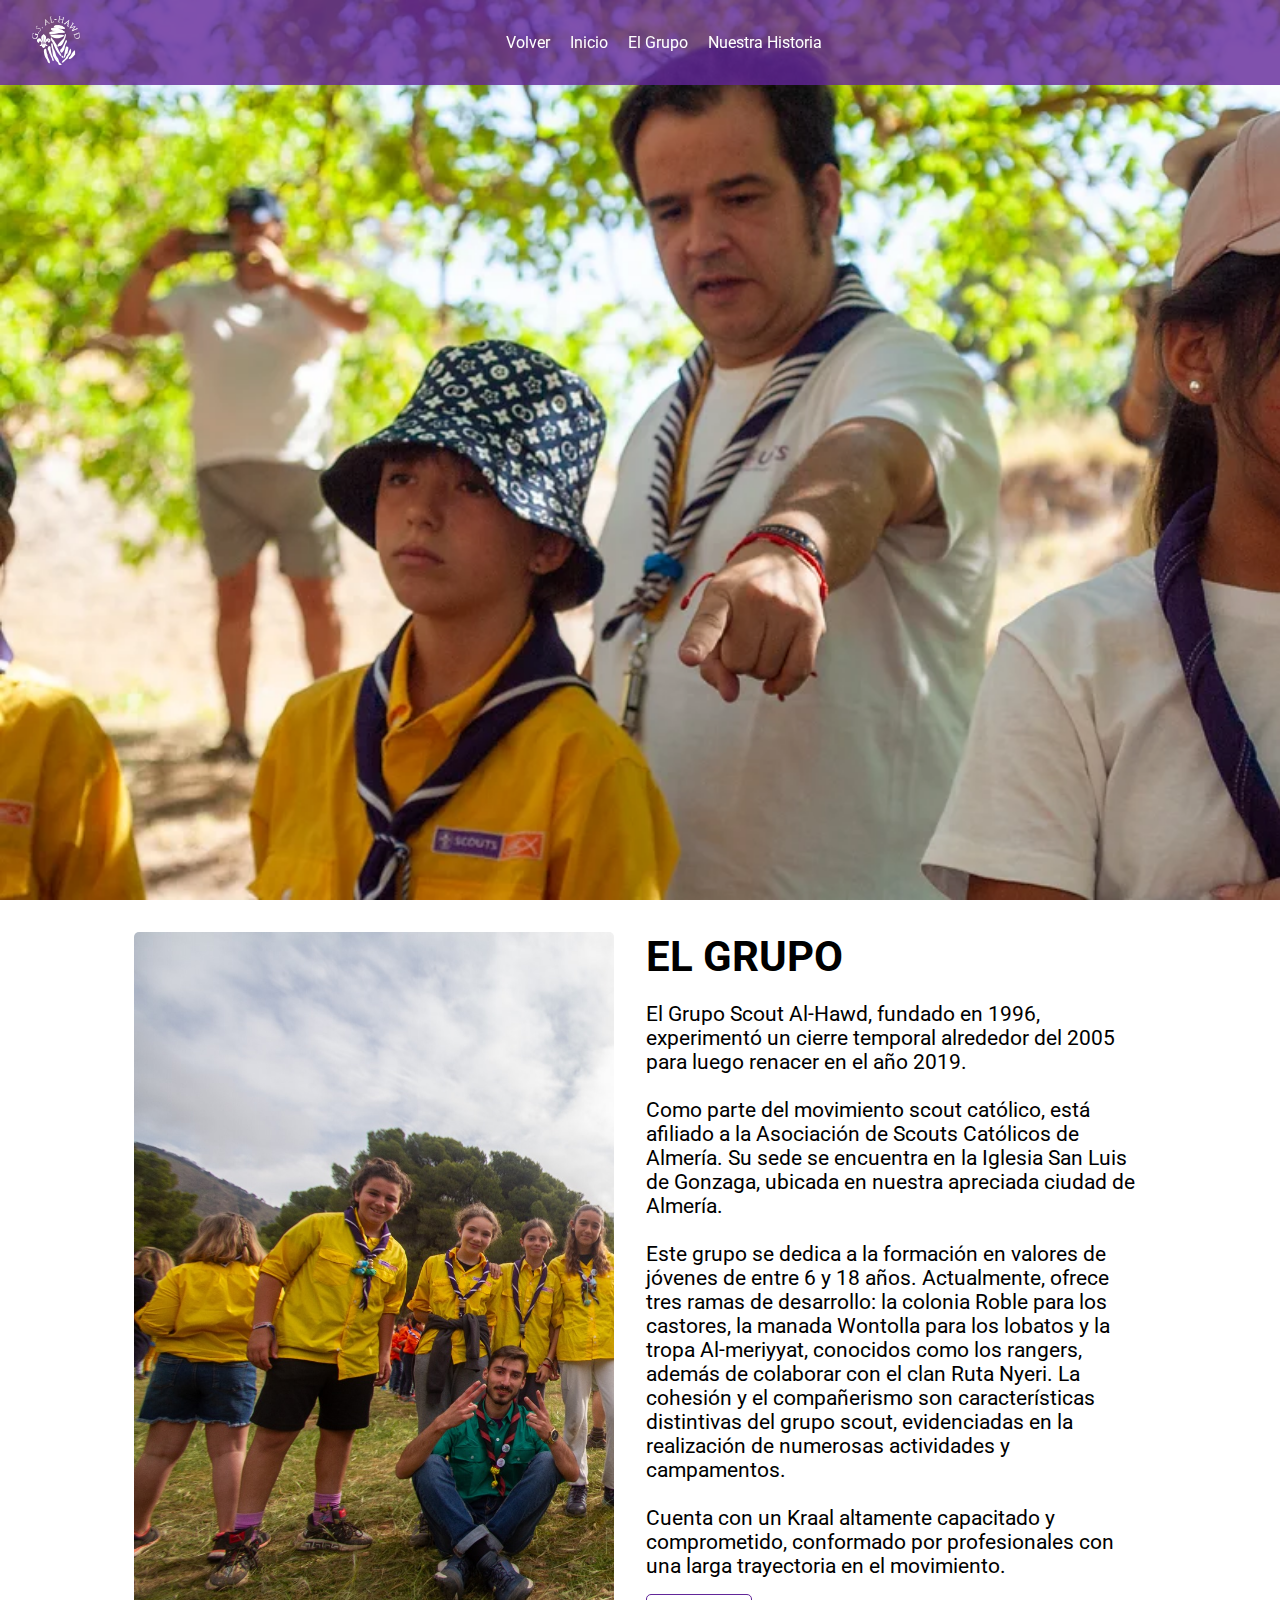
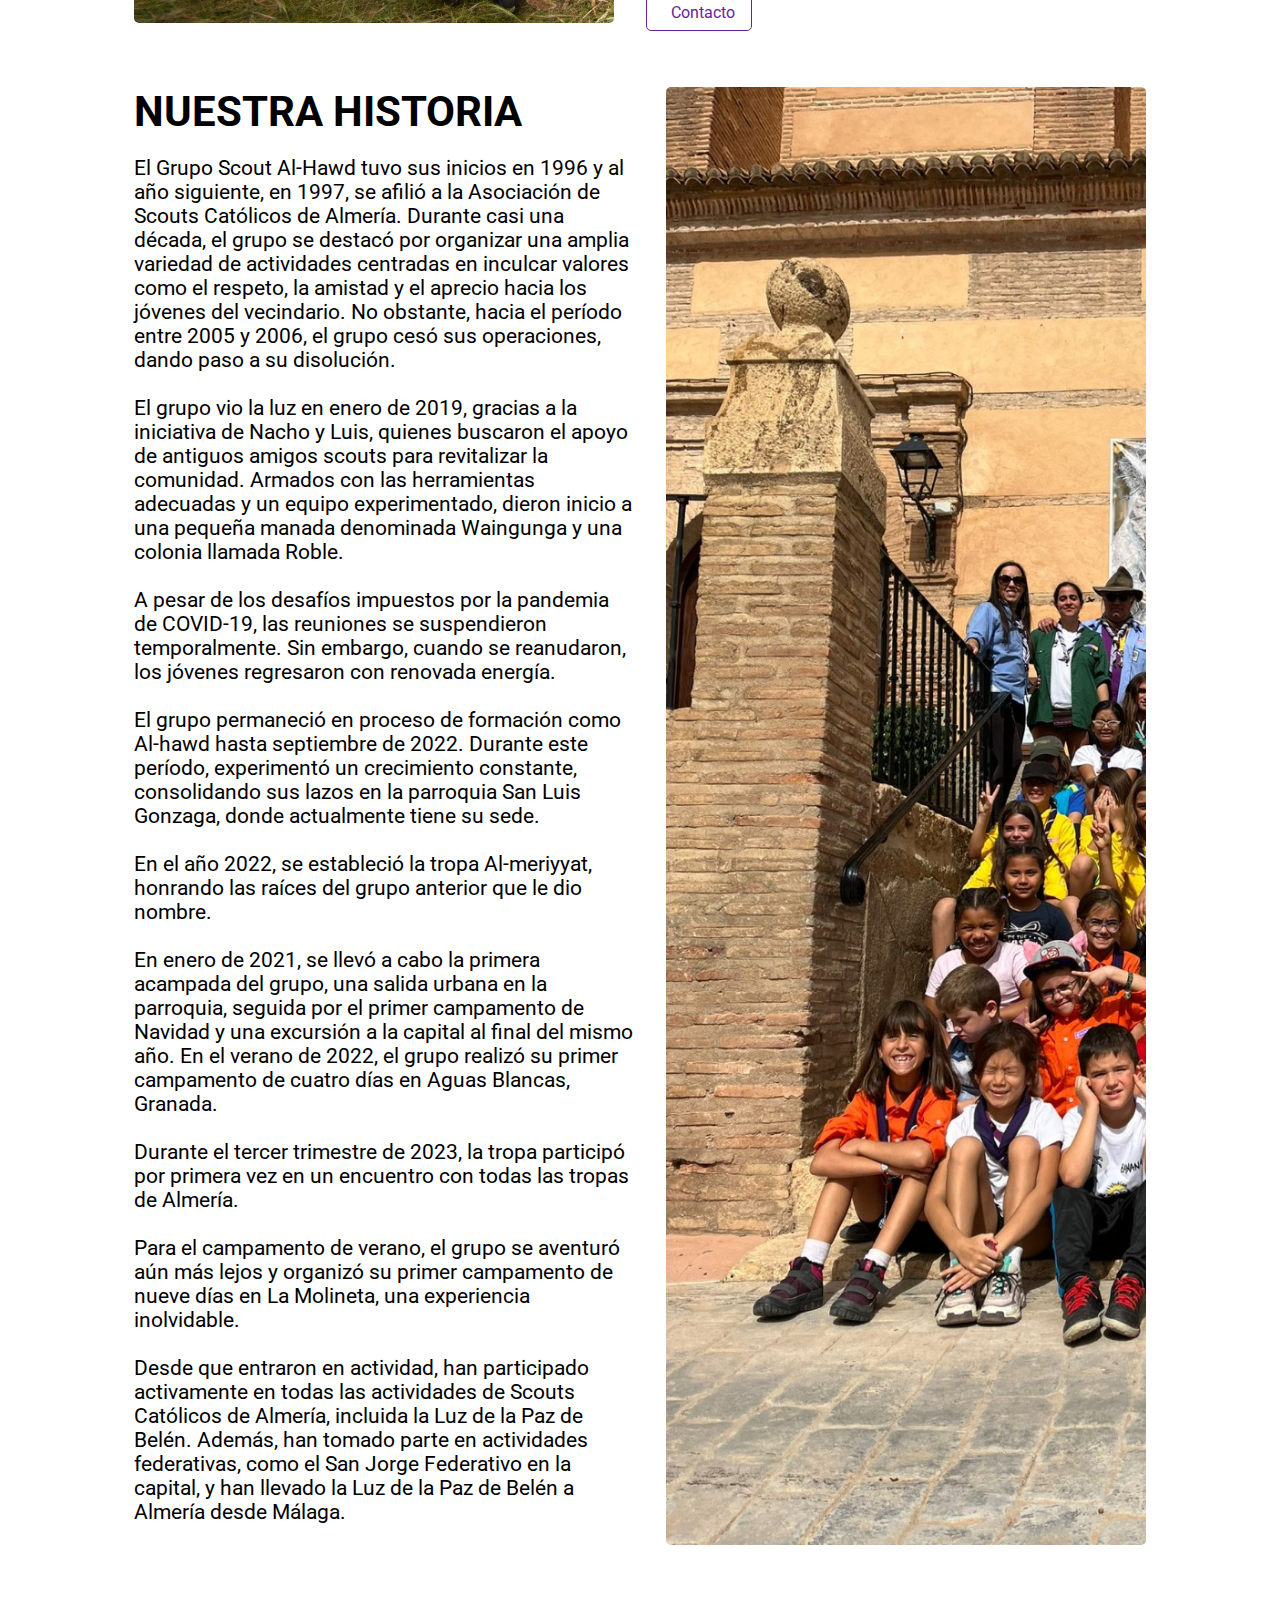
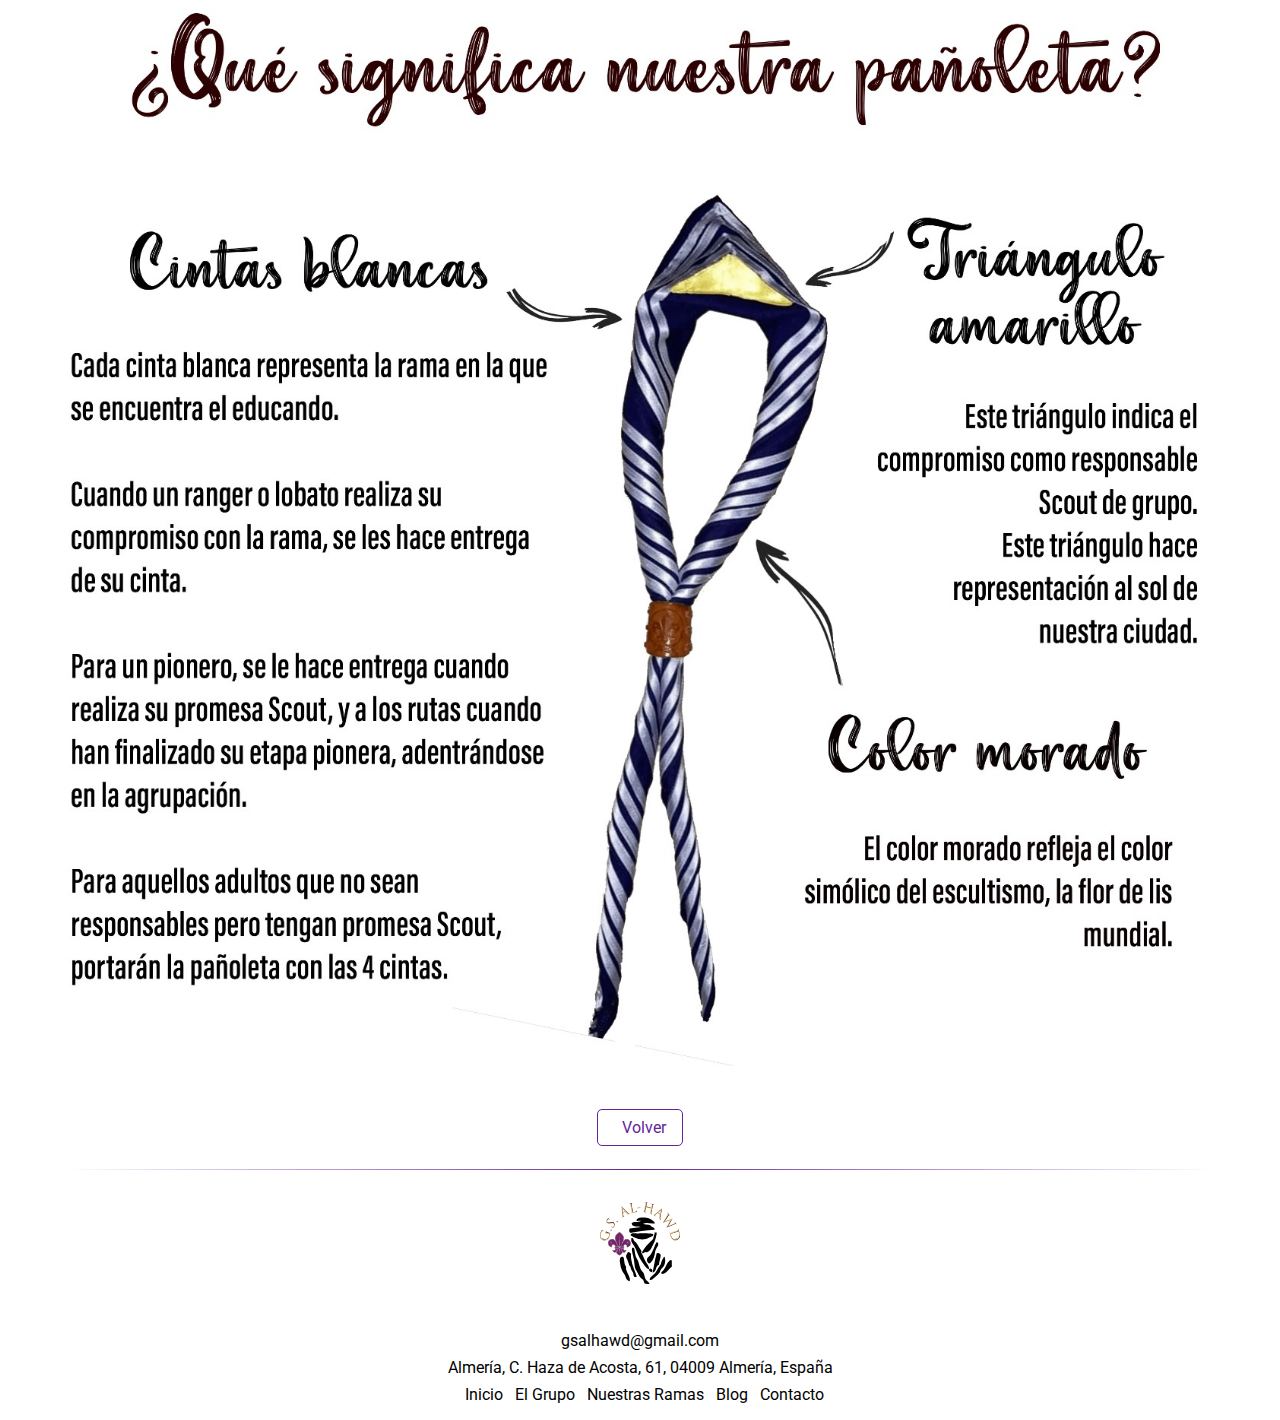
<file: about/index.html>
<!--   
GSA WEB Proyect -- v2.0 
Author: Carlos Padilla (cpadlab) -- https://github.com/cpadlab
Proyect: https://github.com/gsalhawd/gsalhawd.github.io
-->
<!doctypehtml><html lang=en><meta charset=UTF-8><meta content="width=device-width,initial-scale=1"name=viewport><title>Sobre Nosotros - Grupo Scout Al-Hawd</title><link href=../include/styles/common/main.css rel=stylesheet><link href=../include/styles/common/navbar.css rel=stylesheet><link href=../include/styles/common/post.css rel=stylesheet><link href=../include/styles/common/footer.css rel=stylesheet><link href=https://cdnjs.cloudflare.com/ajax/libs/font-awesome/6.5.2/css/all.min.css rel=stylesheet crossorigin=anonymous integrity="sha512-SnH5WK+bZxgPHs44uWIX+LLJAJ9/2PkPKZ5QiAj6Ta86w+fsb2TkcmfRyVX3pBnMFcV7oQPJkl9QevSCWr3W6A=="referrerpolicy=no-referrer><link href=../include/styles/pages/about.css rel=stylesheet><meta content="BLOG - Grupo Scout Al-Hawd - MSC Almería"name=description><meta content="blog, gs, almería, scouts, grupo scout, g.s., al-hawd, msc, sca, grupo scout al-hawd"name=keywords><meta content="noindex, nofollow"name=robots><meta content="G.S. Al-Hawd"property=og:title><meta content="Grupo Scout Al-Hawd - MSC Almería"property=og:description><meta content=""property=og:image><meta content="BLOG - Grupo Scout Al-Hawd"name=twitter:title><meta content="BLOG - Grupo Scout Al-Hawd - MSC Almería"name=twitter:description><meta content=""name=twitter:image><link href=../include/assets/logo-light.svg rel=icon><header><nav id=hn-left><img src=../include/assets/logo-light.svg alt="Logo Color Blanco Grupo Scout Al-Hawd"></nav><nav id=hn-middle><a href=../ ><i class="fa-solid fa-arrow-left"></i> Volver</a> <a href=#home>Inicio</a> <a href=#about>El Grupo</a> <a href=#history>Nuestra Historia</a></nav><nav id=hn-right><button id=hnr-toggle><i class="fa-solid fa-bars"></i></button></nav></header><div class=hidden-header id=hidden-header><button id=hh-toggle-close><i class="fa-solid fa-xmark"></i></button><div class=hh-logo><img src=../include/assets/logo.svg alt="Logo Grupo Scout Al-Hawd"></div><nav id=hh-middle-nav><a href=../ id=hhm-inicio>Inicio</a> <a href=# id=hhm-el-grupo>El Grupo</a> <a href=../nuestras-ramas/ id=hhm-nuestras-ramas>Nuestras Ramas</a> <a href=../blog/ id=hhm-blog>Blog</a> <a href=../contact/ id=hhm-contacto>Contact</a></nav><nav id=hh-bottom-nav><div><a href=tel: id=hhbn-phone target=_blank><i class="fa-solid fa-phone"></i></a> <a href=""id=hhbn-instagram target=_blank><i class="fa-brands fa-instagram"></i></a> <a href=""id=hhbn-facebook target=_blank><i class="fa-brands fa-facebook"></i></a></div><a href=mailto: id=hhbn-mail target=_blank></a></nav></div><section id=home></section><section id=about><div class=a-content><div class=ac-left></div><div class=ac-right><h1>El Grupo</h1><p id=abr-history></p><a href=../contact/ ><i class="fa-solid fa-phone"></i> <span>Contacto</span></a></div></div></section><section id=history><div class=h-content><div class=hc-left><h1>Nuestra Historia</h1><p id=hcl-history></div><div class=hc-right></div></div></section><section id=pañoleta><img src=../include/assets/images/asset-11.jpg alt="Pañoleta del Grupo Scout Al-Hawd"></section><div id=return-home-btn><a href=../ ><i class="fa-solid fa-arrow-left-long"></i> <span>Volver</span></a></div><div class=litle-separator></div><footer><nav id=fn-top><img src=../include/assets/logo.svg></nav><nav id=fn-middle><div><a href=tel: id=fnm-phone target=_blank><i class="fa-solid fa-phone"></i></a> <a href=""id=fnm-instagram target=_blank><i class="fa-brands fa-instagram"></i></a> <a href=""id=fnm-facebook target=_blank><i class="fa-brands fa-facebook"></i></a></div><a href=mailto: id=fnm-mail target=_blank></a></nav><span id=fnm-location></span><nav id=fn-bottom><a href=../ id=hhm-inicio>Inicio</a> <a href=# id=hhm-el-grupo>El Grupo</a> <a href=../nuestras-ramas id=hhm-nuestras-ramas>Nuestras Ramas</a> <a href=../blog/ id=hhm-contacto>Blog</a> <a href=../contact id=hhm-contacto>Contacto</a></nav></footer><script src=../include/lib/jquery-3.7.1.min.js></script><script src=../include/scripts/common/navbar.js></script><script src=../include/scripts/pages/about.js></script>
</file>
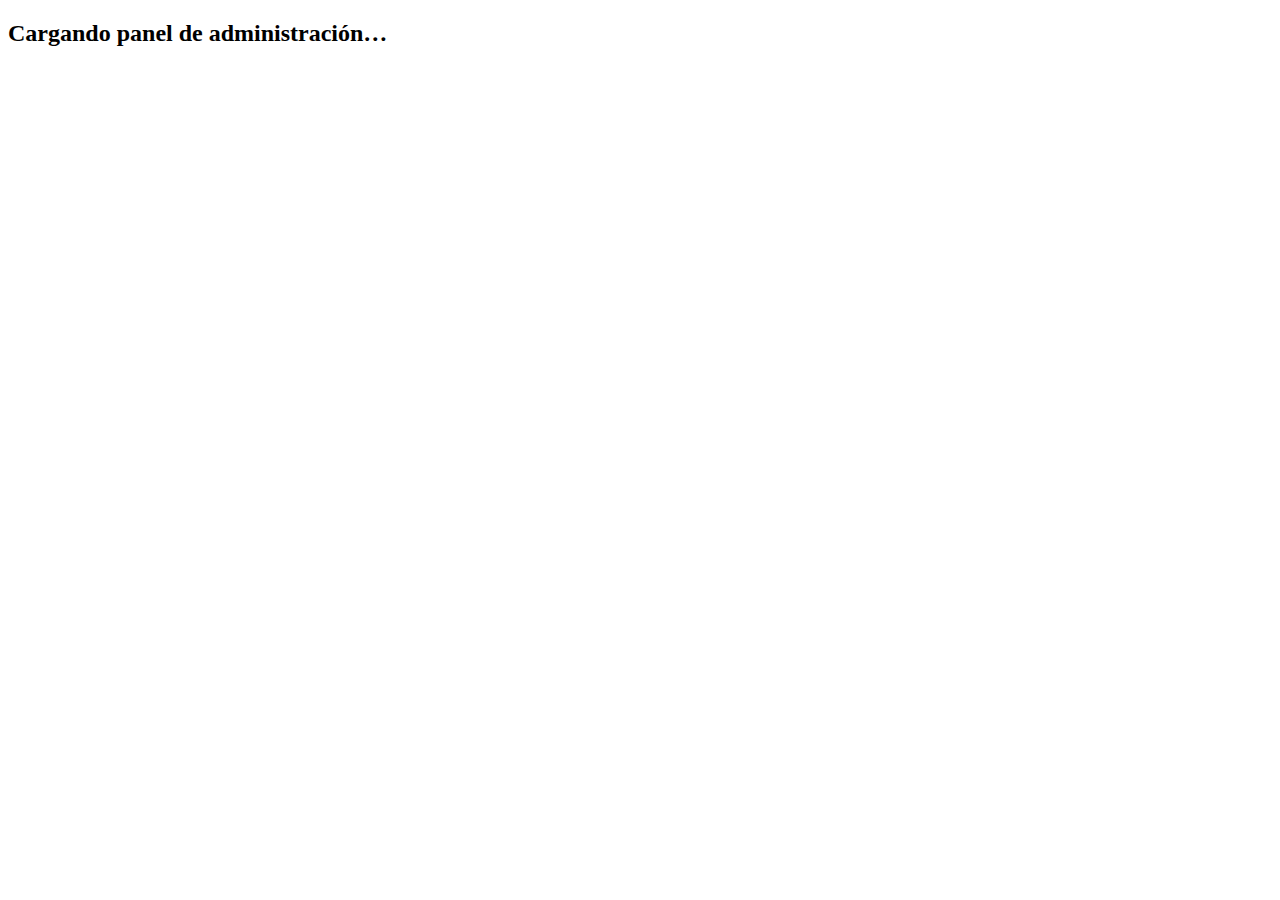
<file: admin/index.html>
<!doctype html>
<html lang="es">
<head>
  <meta charset="utf-8">
  <title>Panel de administración</title>
  <meta name="viewport" content="width=device-width, initial-scale=1">
  <!-- Carga del CMS -->
  <script>https://cdn.jsdelivr.net/npm/decap-cms@3.0.0/dist/decap-cms.js</script>
</head>
<body>
  <h2>Cargando panel de administración…</h2>
</body>
</html>
</file>
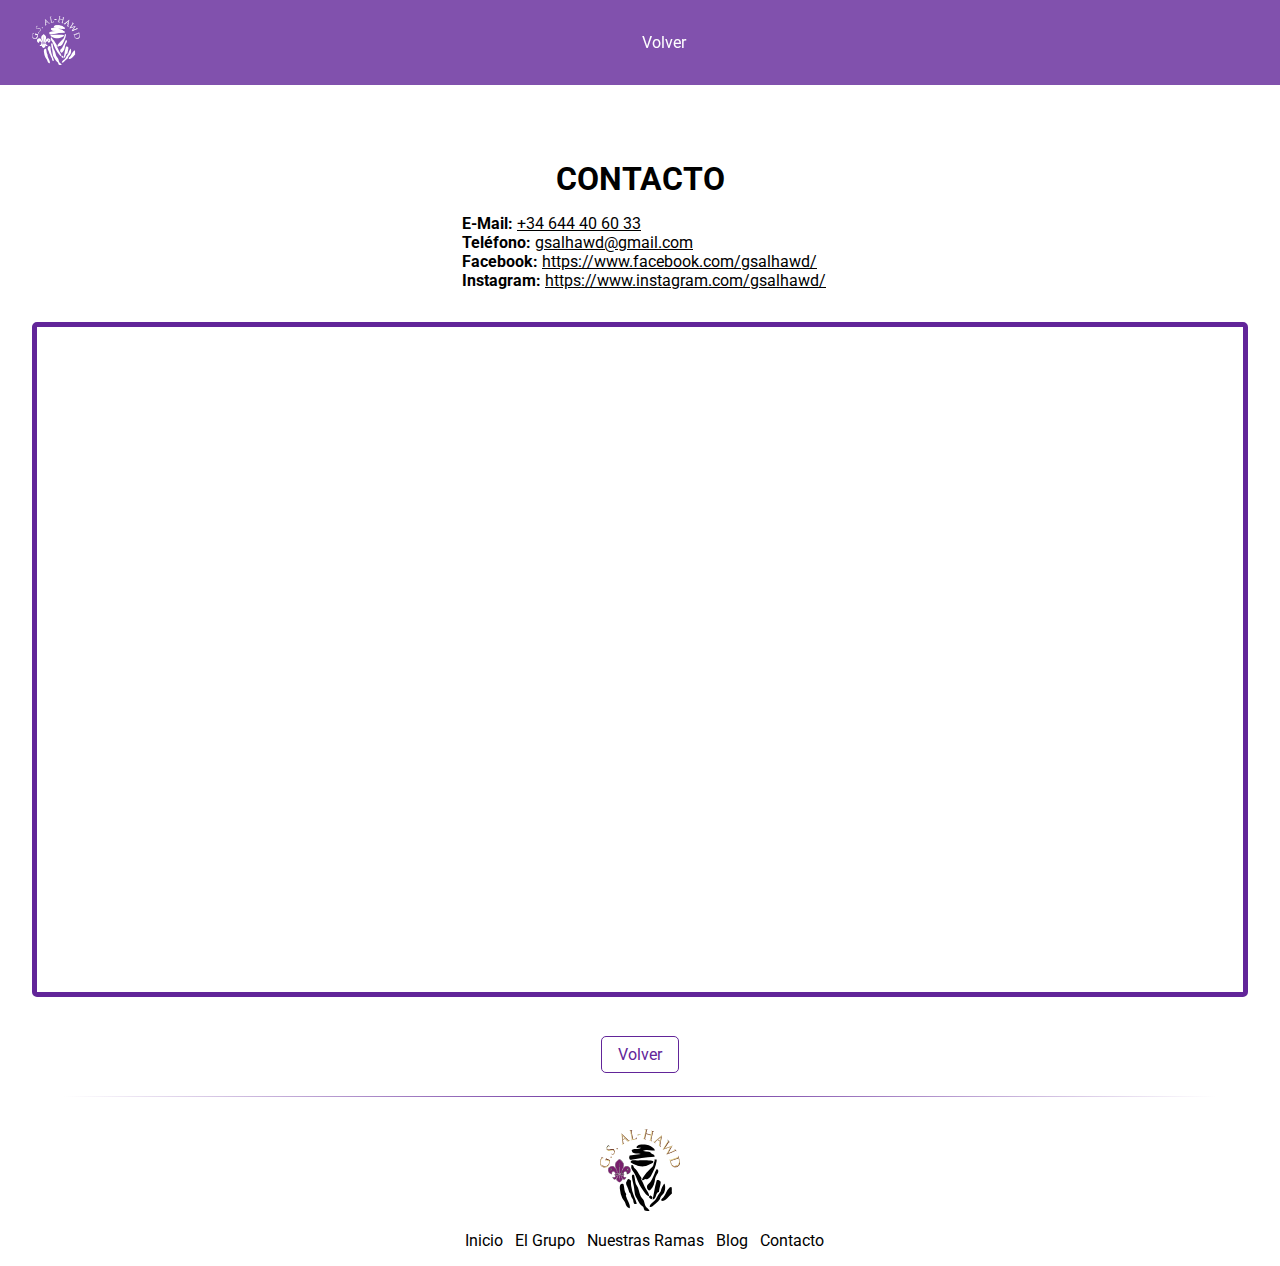
<file: contact/index.html>
<!--   
GSA WEB Proyect -- v2.0 
Author: Carlos Padilla (cpadlab) -- https://github.com/cpadlab
Proyect: https://github.com/gsalhawd/gsalhawd.github.io
-->
<!doctypehtml><html lang=en><meta charset=UTF-8><meta content="width=device-width,initial-scale=1"name=viewport><title>Sobre Nosotros - Grupo Scout Al-Hawd</title><link href=../include/styles/common/main.css rel=stylesheet><link href=../include/styles/common/navbar.css rel=stylesheet><link href=../include/styles/common/footer.css rel=stylesheet><link href=https://cdnjs.cloudflare.com/ajax/libs/font-awesome/6.5.2/css/all.min.css rel=stylesheet crossorigin=anonymous integrity="sha512-SnH5WK+bZxgPHs44uWIX+LLJAJ9/2PkPKZ5QiAj6Ta86w+fsb2TkcmfRyVX3pBnMFcV7oQPJkl9QevSCWr3W6A=="referrerpolicy=no-referrer><link href=../include/styles/pages/contact.css rel=stylesheet><meta content="Contacto - Grupo Scout Al-Hawd - MSC Almería"name=description><meta content="contact, gs, almería, scouts, grupo scout, g.s., al-hawd, msc, sca, grupo scout al-hawd"name=keywords><meta content="noindex, nofollow"name=robots><meta content="G.S. Al-Hawd"property=og:title><meta content="Grupo Scout Al-Hawd - MSC Almería"property=og:description><meta content=""property=og:image><meta content="Contacto - Grupo Scout Al-Hawd"name=twitter:title><meta content="Conctacto - Grupo Scout Al-Hawd - MSC Almería"name=twitter:description><meta content=""name=twitter:image><link href=../include/assets/logo-light.svg rel=icon><header><nav id=hn-left><img src=../include/assets/logo-light.svg alt="Logo Color Blanco Grupo Scout Al-Hawd"></nav><nav id=hn-middle><a href=../ ><i class="fa-solid fa-arrow-left"></i> Volver</a></nav><nav id=hn-right><button id=hnr-toggle><i class="fa-solid fa-bars"></i></button></nav></header><div class=hidden-header id=hidden-header><button id=hh-toggle-close><i class="fa-solid fa-xmark"></i></button><div class=hh-logo><img src=../include/assets/logo.svg alt="Logo Grupo Scout Al-Hawd"></div><nav id=hh-middle-nav><a href=../ id=hhm-inicio>Inicio</a> <a href=# id=hhm-el-grupo>El Grupo</a> <a href=../nuestras-ramas/ id=hhm-nuestras-ramas>Nuestras Ramas</a> <a href=../blog/ id=hhm-blog>Blog</a> <a href=../contact/ id=hhm-contacto>Contacto</a></nav><nav id=hh-bottom-nav><div><a href=tel: id=hhbn-phone target=_blank><i class="fa-solid fa-phone"></i></a> <a href=""id=hhbn-instagram target=_blank><i class="fa-brands fa-instagram"></i></a> <a href=""id=hhbn-facebook target=_blank><i class="fa-brands fa-facebook"></i></a></div><a href=mailto: id=hhbn-mail target=_blank></a></nav></div><div class=separator></div><section id=contact><div class=c-content><h1>Contacto</h1><div class=cc-links><div><i class="fa-solid fa-envelope"></i> <span>E-Mail: </span><a href=mailto: id=ccl-mailto target=_blank></a></div><div><i class="fa-solid fa-phone"></i> <span>Teléfono: </span><a href=tel: id=ccl-phone target=_blank></a></div><div><i class="fa-brands fa-facebook"></i> <span>Facebook: </span><a href=""id=ccl-fcb target=_blank></a></div><div><i class="fa-brands fa-instagram"></i> <span>Instagram: </span><a href=""id=ccl-ig target=_blank></a></div></div></div><iframe allowfullscreen loading=lazy referrerpolicy=no-referrer-when-downgrade src="https://www.google.com/maps/embed?pb=!1m18!1m12!1m3!1d3192.792934680892!2d-2.4524438235999186!3d36.84743486503472!2m3!1f0!2f0!3f0!3m2!1i1024!2i768!4f13.1!3m3!1m2!1s0xd7a9e08bb49e29f%3A0x4b6549c60290d810!2sC.%20Haza%20de%20Acosta%2C%2061%2C%2004009%20Almer%C3%ADa!5e0!3m2!1sen!2ses!4v1714051190151!5m2!1sen!2ses"></iframe></section><div id=return-home-btn><a href=../ ><i class="fa-solid fa-arrow-left-long"></i> <span>Volver</span></a></div><div class=litle-separator></div><footer><nav id=fn-top><img src=../include/assets/logo.svg></nav><nav id=fn-bottom><a href=../ id=hhm-inicio>Inicio</a> <a href=../about/ id=hhm-el-grupo>El Grupo</a> <a href=../nuestras-ramas id=hhm-nuestras-ramas>Nuestras Ramas</a> <a href=../blog/ id=hhm-contacto>Blog</a> <a href=# id=hhm-contacto>Contacto</a></nav></footer><script src=../include/lib/jquery-3.7.1.min.js></script><script src=../include/scripts/common/navbar.js></script><script src=../include/scripts/pages/contact.js></script>
</file>
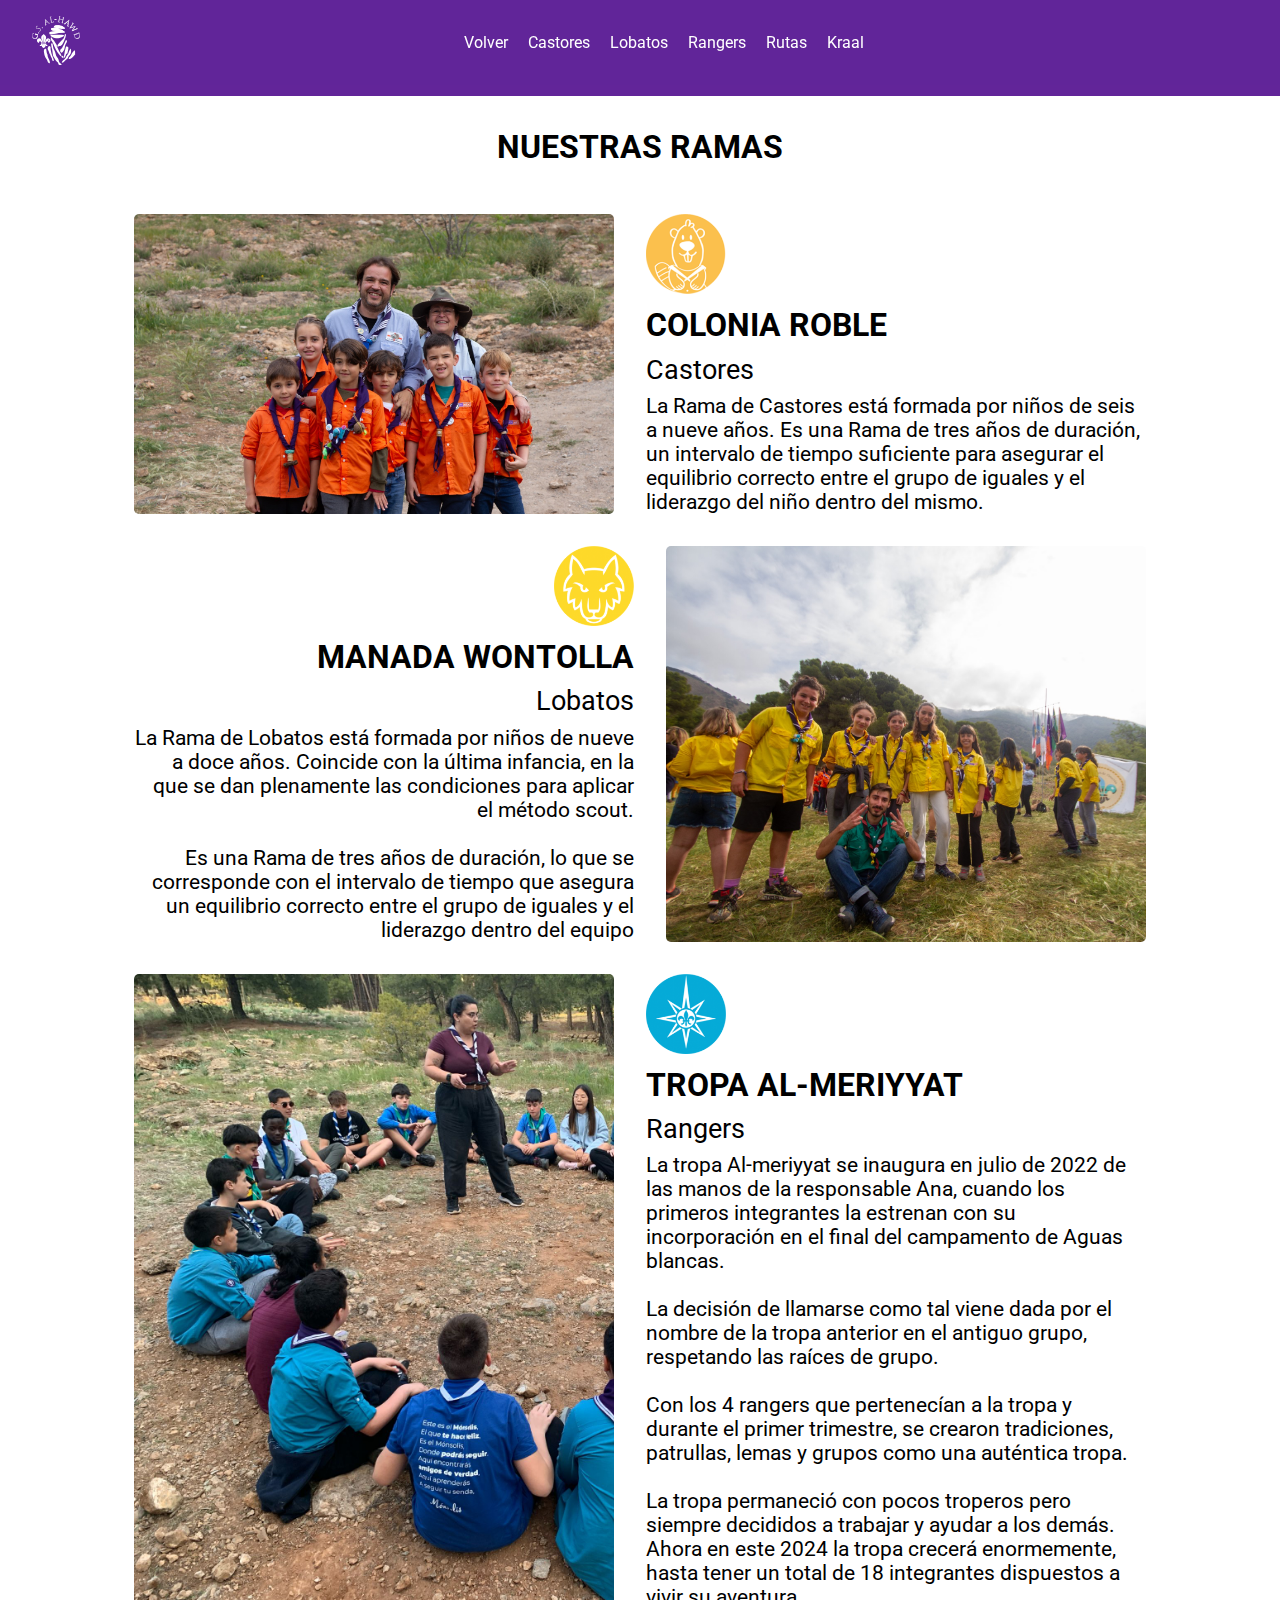
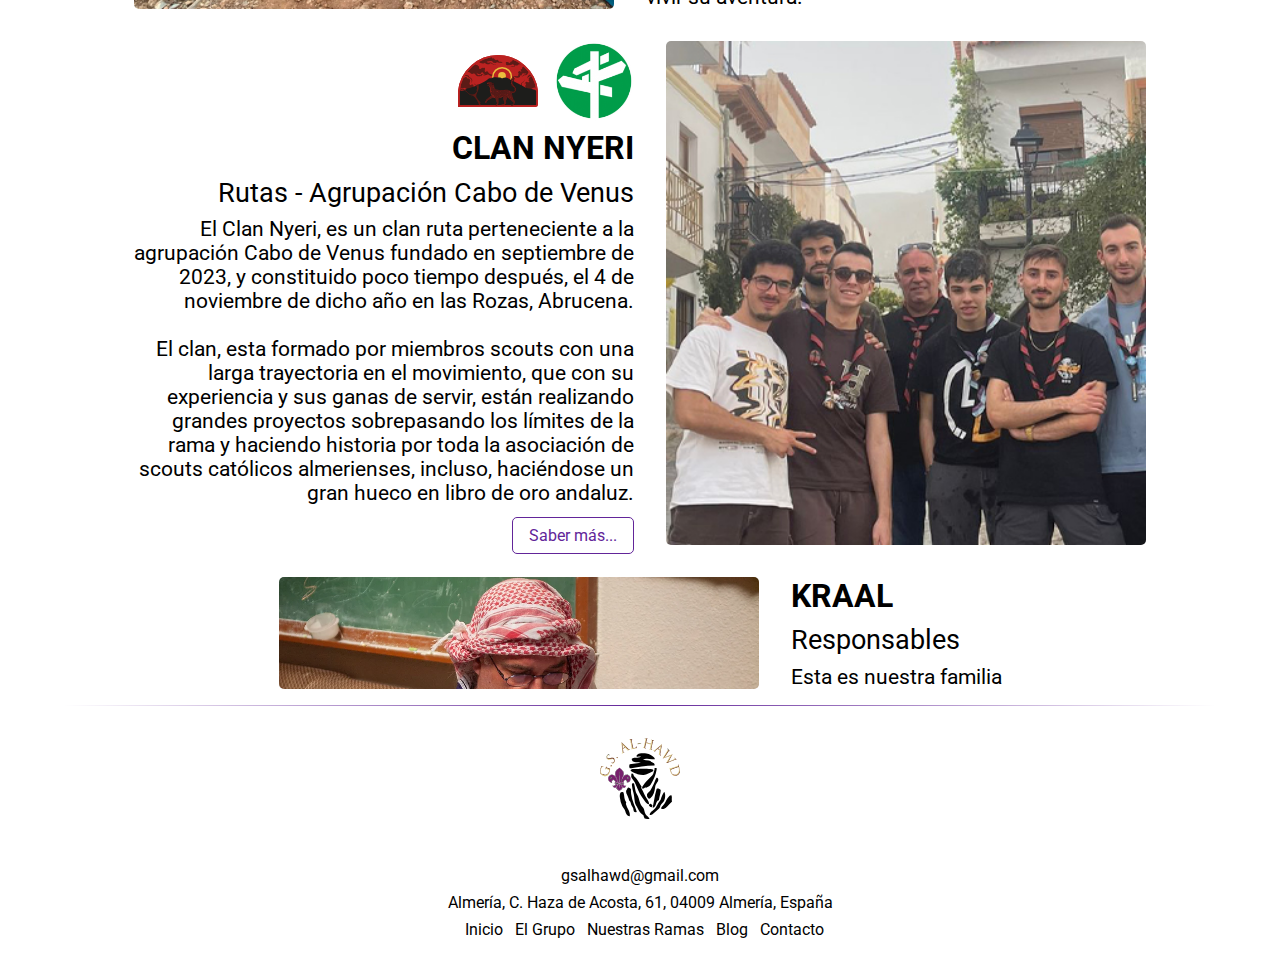
<file: nuestras-ramas/index.html>
<!--   
GSA WEB Proyect -- v2.0 
Author: Carlos Padilla (cpadlab) -- https://github.com/cpadlab
Proyect: https://github.com/gsalhawd/gsalhawd.github.io
-->
<!doctypehtml><html lang=en><meta charset=UTF-8><meta content="width=device-width,initial-scale=1"name=viewport><title>Nuestras Ramas - Grupo Scout Al-Hawd</title><link href=../include/styles/common/main.css rel=stylesheet><link href=../include/styles/common/navbar.css rel=stylesheet><link href=../include/styles/common/footer.css rel=stylesheet><link href=https://cdnjs.cloudflare.com/ajax/libs/font-awesome/6.5.2/css/all.min.css rel=stylesheet crossorigin=anonymous integrity="sha512-SnH5WK+bZxgPHs44uWIX+LLJAJ9/2PkPKZ5QiAj6Ta86w+fsb2TkcmfRyVX3pBnMFcV7oQPJkl9QevSCWr3W6A=="referrerpolicy=no-referrer><link href=../include/styles/pages/ramas.css rel=stylesheet><meta content="Nuestras Ramas - Grupo Scout Al-Hawd - MSC Almería"name=description><meta content="ramas, gs, almería, scouts, grupo scout, g.s., al-hawd, msc, sca, grupo scout al-hawd"name=keywords><meta content="noindex, nofollow"name=robots><meta content="G.S. Al-Hawd"property=og:title><meta content="Nuestras Ramas - Grupo Scout Al-Hawd - MSC Almería"property=og:description><meta content=""property=og:image><meta content="Nuestras Ramas - Grupo Scout Al-Hawd"name=twitter:title><meta content="Nuestras Ramas - Grupo Scout Al-Hawd - MSC Almería"name=twitter:description><meta content=""name=twitter:image><link href=../include/assets/logo-light.svg rel=icon><header><nav id=hn-left><img src=../include/assets/logo-light.svg alt="Logo Color Blanco Grupo Scout Al-Hawd"></nav><nav id=hn-middle><a href=../ ><i class="fa-solid fa-arrow-left"></i> Volver</a> <a href=#castores>Castores</a> <a href=#lobatos>Lobatos</a> <a href=#rangers>Rangers</a> <a href=#rutas>Rutas</a> <a href=#kraal>Kraal</a></nav><nav id=hn-right><button id=hnr-toggle><i class="fa-solid fa-bars"></i></button></nav></header><div class=hidden-header id=hidden-header><button id=hh-toggle-close><i class="fa-solid fa-xmark"></i></button><div class=hh-logo><img src=../include/assets/logo.svg alt="Logo Grupo Scout Al-Hawd"></div><nav id=hh-middle-nav><a href=../ id=hhm-inicio>Inicio</a> <a href=../about/ id=hhm-el-grupo>El Grupo</a> <a href=# id=hhm-nuestras-ramas>Nuestras Ramas</a> <a href=../blog/ id=hhm-blog>Blog</a> <a href=../contact/ id=hhm-contacto>Contacto</a></nav><nav id=hh-bottom-nav><div><a href=tel: id=hhbn-phone target=_blank><i class="fa-solid fa-phone"></i></a> <a href=""id=hhbn-instagram target=_blank><i class="fa-brands fa-instagram"></i></a> <a href=""id=hhbn-facebook target=_blank><i class="fa-brands fa-facebook"></i></a></div><a href=mailto: id=hhbn-mail target=_blank></a></nav></div><div class=separator style=background:var(--primary)></div><section id=home><h1>Nuestras Ramas</h1></section><section id=castores><div class=rama-content><div class=rm-image></div><div class=rc-info><img src=../include/assets/icons/icono-castores.png alt="Insignia de Castores Scouts MSC"><div><h1></h1><h2>Castores</h2><p></div></div></div></section><section id=lobatos><div class="rama-content rc-top"><div class="rc-info rci-left"><img src=../include/assets/icons/icono-lobatos.png alt="Insignia de Lobatos Scouts MSC"><div><h1></h1><h2>Lobatos</h2><p></div></div><div class=rm-image></div></div></section><section id=rangers><div class=rama-content><div class=rm-image></div><div class=rc-info><img src=../include/assets/icons/icono-rangers.png alt="Insignia de Rangers Scouts MSC"><div><h1></h1><h2>Rangers</h2><p></div></div></div></section><section id=rutas><div class="rama-content rc-top"><div class="rc-info rci-left"><div class=rci-img><img src=../include/assets/icons/logo-nyeri.svg alt="Logo del Clan Nyeri"> <img src=../include/assets/icons/icono-rutas.png alt="Insignia de Rutas Scouts MSC"></div><div><h1></h1><h2>Rutas - Agrupación Cabo de Venus</h2><p id=rci-p></p><a href=https://nyerii.github.io/ target=_blank><i class="fa-solid fa-medal"></i> Saber más...</a></div></div><div class=rm-image></div></div></section><section id=kraal><div class=rama-content><div class=rm-image></div><div class=rc-info><div><h1>Kraal</h1><h2>Responsables</h2><p></div></div></div></section><div class=litle-separator></div><footer><nav id=fn-top><img src=../include/assets/logo.svg></nav><nav id=fn-middle><div><a href=tel: id=fnm-phone target=_blank><i class="fa-solid fa-phone"></i></a> <a href=""id=fnm-instagram target=_blank><i class="fa-brands fa-instagram"></i></a> <a href=""id=fnm-facebook target=_blank><i class="fa-brands fa-facebook"></i></a></div><a href=mailto: id=fnm-mail target=_blank></a></nav><span id=fnm-location></span><nav id=fn-bottom><a href=../ id=hhm-inicio>Inicio</a> <a href=../about id=hhm-el-grupo>El Grupo</a> <a href=# id=hhm-nuestras-ramas>Nuestras Ramas</a> <a href=../blog/ id=hhm-contacto>Blog</a> <a href=../contact id=hhm-contacto>Contacto</a></nav></footer><script src=../include/lib/jquery-3.7.1.min.js></script><script src=../include/scripts/common/navbar.js></script><script src=../include/scripts/pages/ramas.js></script>
</file>
